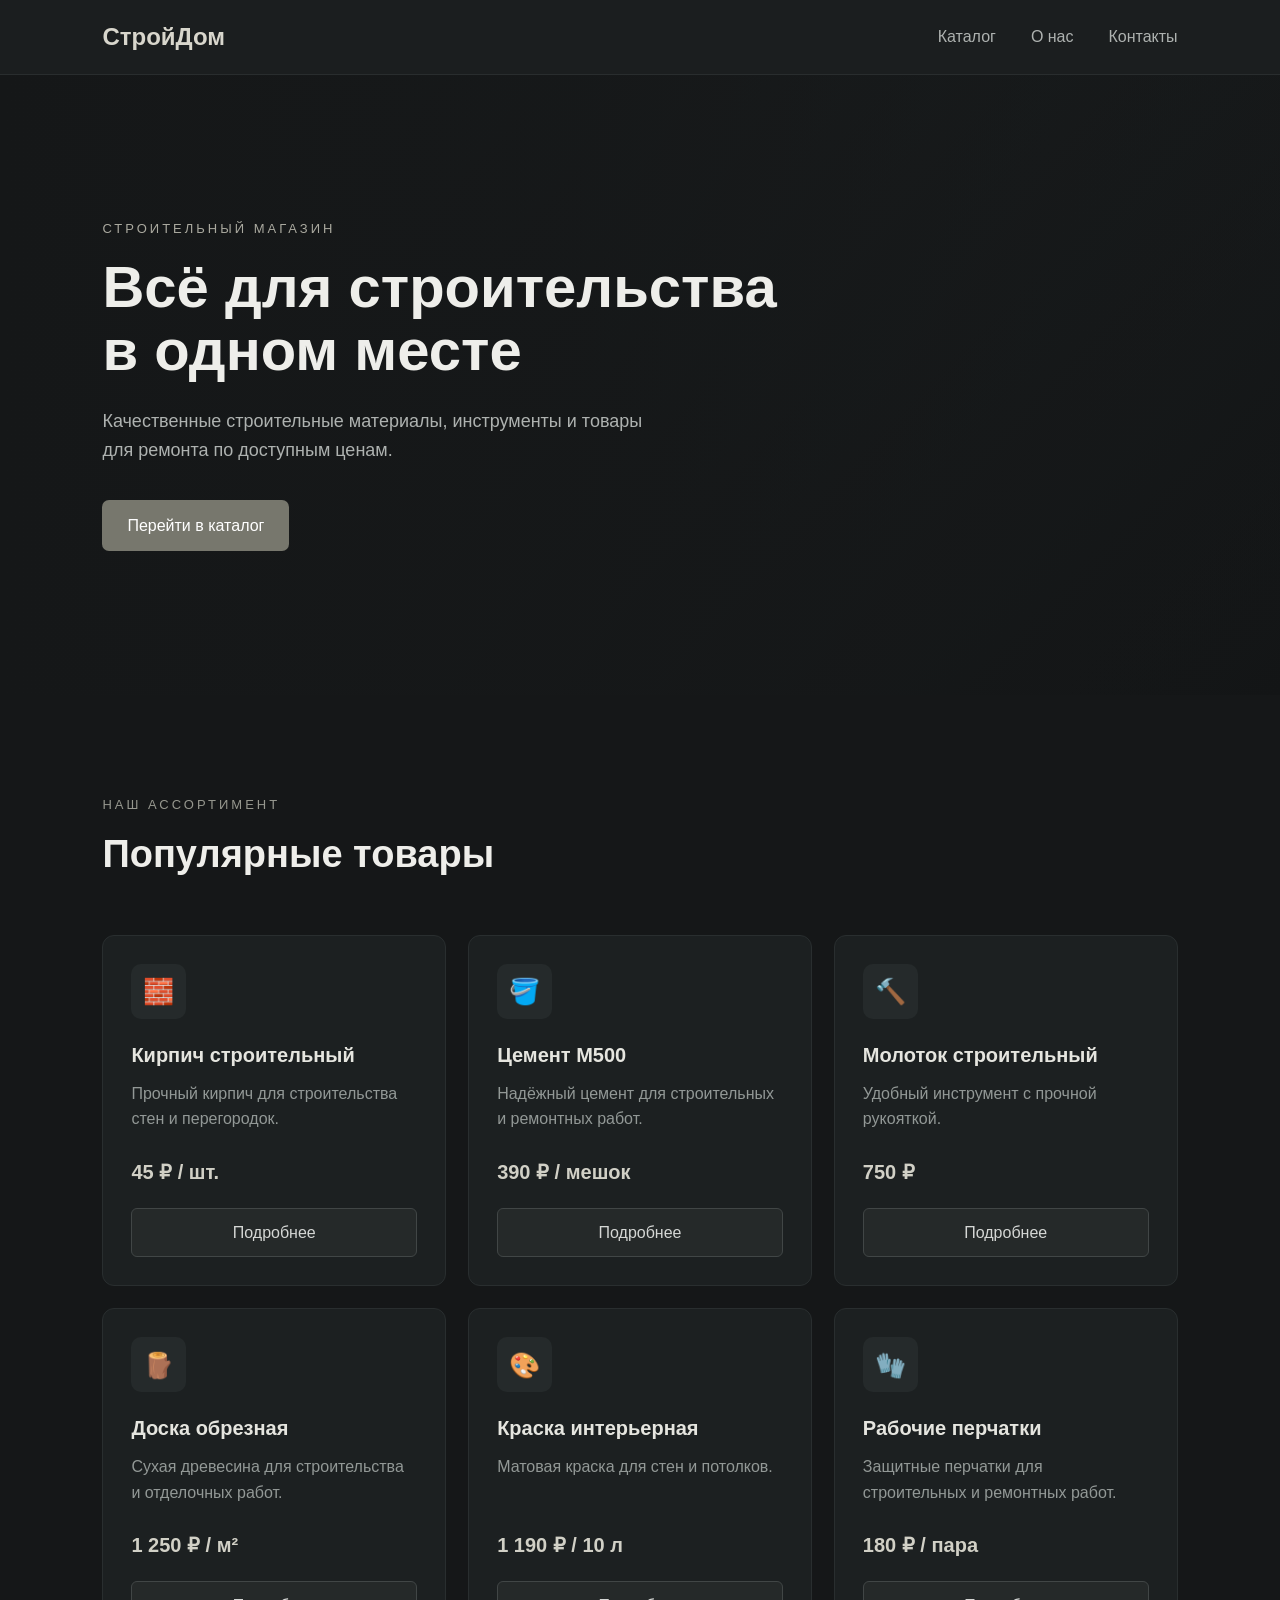
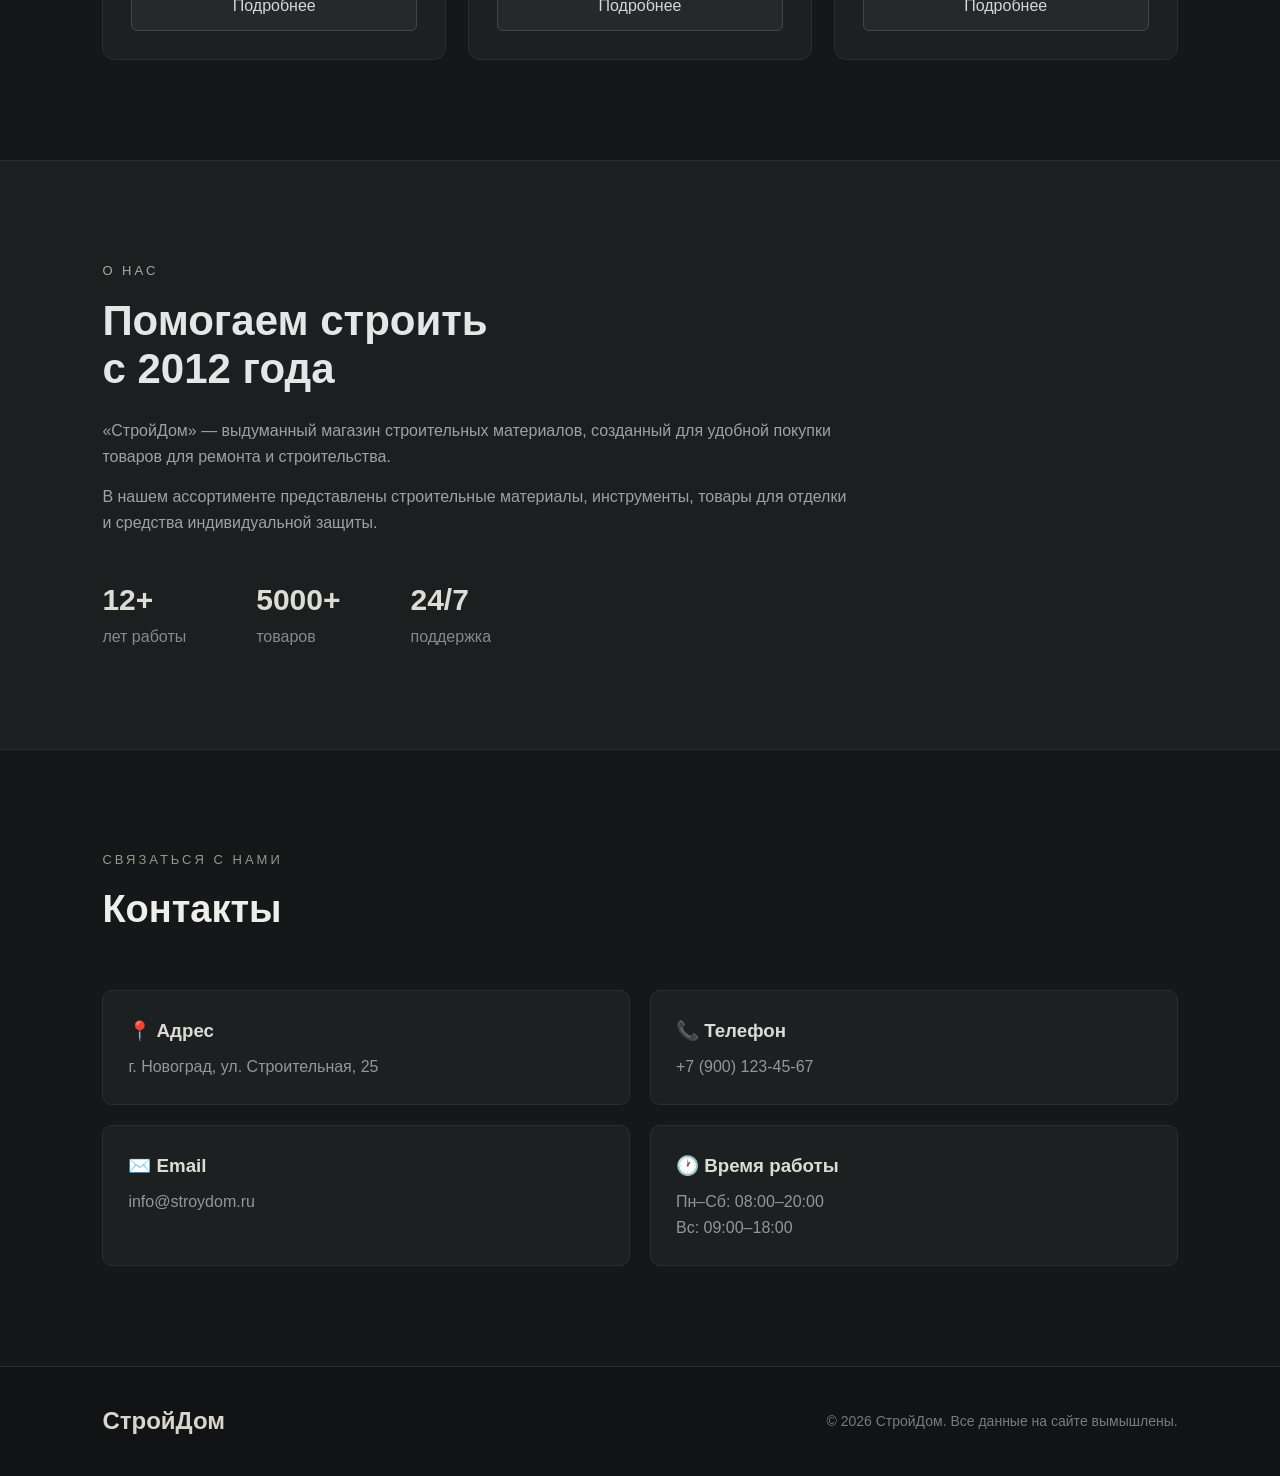
<file: index.html>
<!DOCTYPE html>
<html lang="ru">
<head>
    <meta charset="UTF-8">
    <meta name="viewport" content="width=device-width, initial-scale=1.0">
    <title>СтройДом — строительные материалы</title>
    <link rel="stylesheet" href="style.css">
</head>

<body>

    <header>
        <div class="logo">СтройДом</div>

        <nav>
            <a href="#catalog">Каталог</a>
            <a href="#about">О нас</a>
            <a href="#contacts">Контакты</a>
        </nav>
    </header>

    <main>

        <!-- Главный экран -->

        <section class="hero">

            <div class="hero-text">

                <p class="small-title">
                    СТРОИТЕЛЬНЫЙ МАГАЗИН
                </p>

                <h1>
                    Всё для строительства
                    <br>
                    в одном месте
                </h1>

                <p>
                    Качественные строительные материалы,
                    инструменты и товары для ремонта
                    по доступным ценам.
                </p>

                <a href="#catalog" class="button">
                    Перейти в каталог
                </a>

            </div>

        </section>


        <!-- Каталог -->

        <section id="catalog" class="catalog">

            <div class="section-title">

                <p>
                    НАШ АССОРТИМЕНТ
                </p>

                <h2>
                    Популярные товары
                </h2>

            </div>


            <div class="products">


                <!-- Кирпич -->

                <div class="product">

                    <div class="product-icon">
                        🧱
                    </div>

                    <h3>
                        Кирпич строительный
                    </h3>

                    <p>
                        Прочный кирпич для строительства
                        стен и перегородок.
                    </p>

                    <div class="price">
                        45 ₽ / шт.
                    </div>

                    <a href="brick.html" class="details">
                        Подробнее
                    </a>

                </div>


                <!-- Цемент -->

                <div class="product">

                    <div class="product-icon">
                        🪣
                    </div>

                    <h3>
                        Цемент М500
                    </h3>

                    <p>
                        Надёжный цемент для строительных
                        и ремонтных работ.
                    </p>

                    <div class="price">
                        390 ₽ / мешок
                    </div>

                    <a href="cement.html" class="details">
                        Подробнее
                    </a>

                </div>


                <!-- Молоток -->

                <div class="product">

                    <div class="product-icon">
                        🔨
                    </div>

                    <h3>
                        Молоток строительный
                    </h3>

                    <p>
                        Удобный инструмент с прочной
                        рукояткой.
                    </p>

                    <div class="price">
                        750 ₽
                    </div>

                    <a href="hammer.html" class="details">
                        Подробнее
                    </a>

                </div>


                <!-- Доска -->

                <div class="product">

                    <div class="product-icon">
                        🪵
                    </div>

                    <h3>
                        Доска обрезная
                    </h3>

                    <p>
                        Сухая древесина для строительства
                        и отделочных работ.
                    </p>

                    <div class="price">
                        1 250 ₽ / м²
                    </div>

                    <a href="board.html" class="details">
                        Подробнее
                    </a>

                </div>


                <!-- Краска -->

                <div class="product">

                    <div class="product-icon">
                        🎨
                    </div>

                    <h3>
                        Краска интерьерная
                    </h3>

                    <p>
                        Матовая краска для стен
                        и потолков.
                    </p>

                    <div class="price">
                        1 190 ₽ / 10 л
                    </div>

                    <a href="paint.html" class="details">
                        Подробнее
                    </a>

                </div>


                <!-- Перчатки -->

                <div class="product">

                    <div class="product-icon">
                        🧤
                    </div>

                    <h3>
                        Рабочие перчатки
                    </h3>

                    <p>
                        Защитные перчатки для строительных
                        и ремонтных работ.
                    </p>

                    <div class="price">
                        180 ₽ / пара
                    </div>

                    <a href="gloves.html" class="details">
                        Подробнее
                    </a>

                </div>

            </div>

        </section>


        <!-- О нас -->

        <section id="about" class="about">

            <div class="about-text">

                <p class="small-title">
                    О НАС
                </p>

                <h2>
                    Помогаем строить
                    <br>
                    с 2012 года
                </h2>

                <p>
                    «СтройДом» — выдуманный магазин
                    строительных материалов, созданный
                    для удобной покупки товаров для ремонта
                    и строительства.
                </p>

                <p>
                    В нашем ассортименте представлены
                    строительные материалы, инструменты,
                    товары для отделки и средства
                    индивидуальной защиты.
                </p>


                <div class="advantages">

                    <div>
                        <strong>12+</strong>
                        <span>лет работы</span>
                    </div>

                    <div>
                        <strong>5000+</strong>
                        <span>товаров</span>
                    </div>

                    <div>
                        <strong>24/7</strong>
                        <span>поддержка</span>
                    </div>

                </div>

            </div>

        </section>


        <!-- Контакты -->

        <section id="contacts" class="contacts">

            <div class="section-title">

                <p>
                    СВЯЗАТЬСЯ С НАМИ
                </p>

                <h2>
                    Контакты
                </h2>

            </div>


            <div class="contact-container">


                <div class="contact-card">

                    <h3>
                        📍 Адрес
                    </h3>

                    <p>
                        г. Новоград,
                        ул. Строительная, 25
                    </p>

                </div>


                <div class="contact-card">

                    <h3>
                        📞 Телефон
                    </h3>

                    <p>
                        +7 (900) 123-45-67
                    </p>

                </div>


                <div class="contact-card">

                    <h3>
                        ✉️ Email
                    </h3>

                    <p>
                        info@stroydom.ru
                    </p>

                </div>


                <div class="contact-card">

                    <h3>
                        🕐 Время работы
                    </h3>

                    <p>
                        Пн–Сб: 08:00–20:00
                        <br>
                        Вс: 09:00–18:00
                    </p>

                </div>

            </div>

        </section>

    </main>


    <!-- Подвал -->

    <footer>

        <div class="logo">
            СтройДом
        </div>

        <p>
            © 2026 СтройДом.
            Все данные на сайте вымышлены.
        </p>

    </footer>

</body>
</html>
</file>
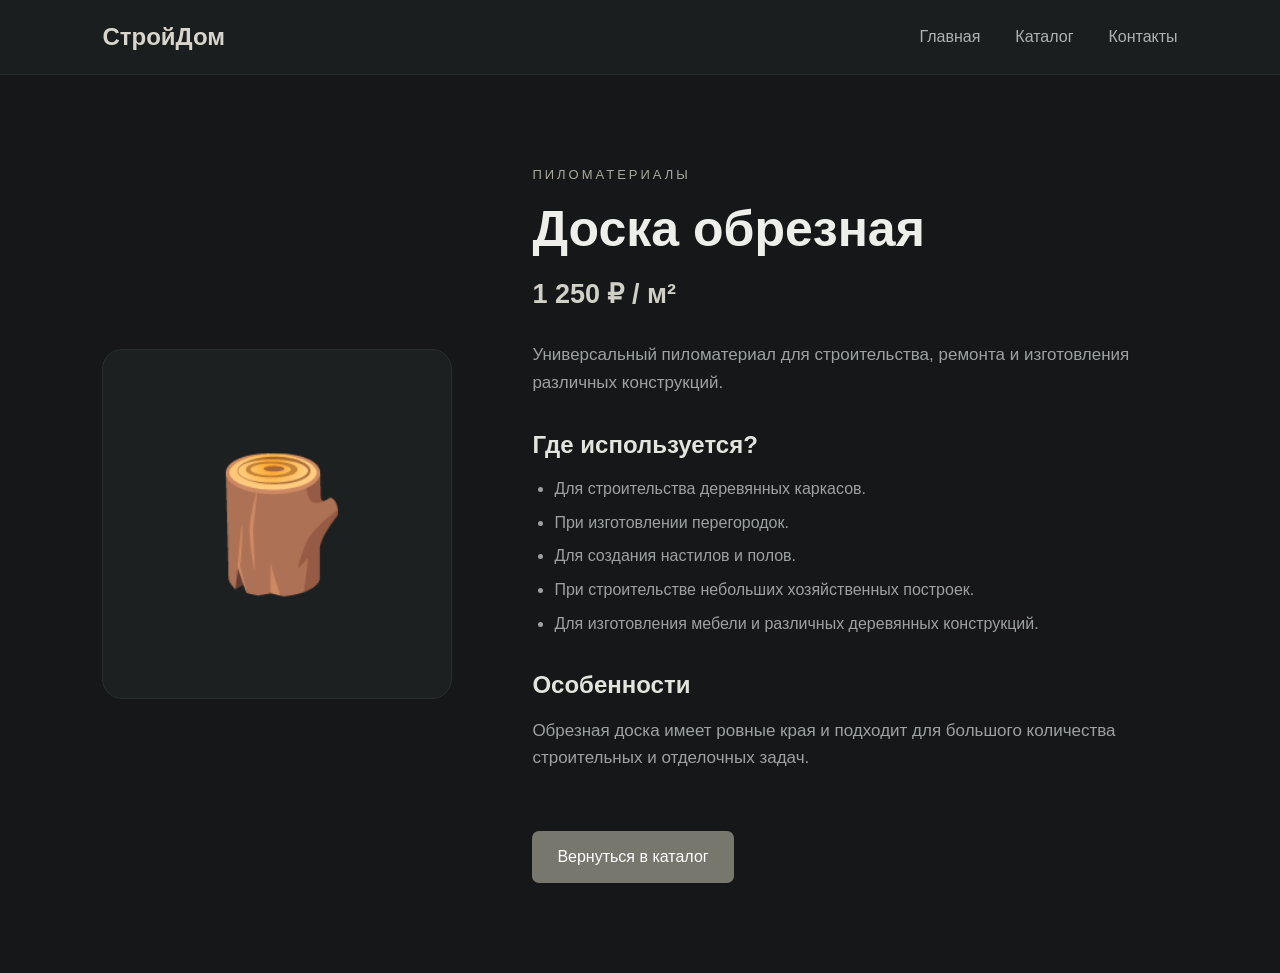
<file: board.html>
<!DOCTYPE html>
<html lang="ru">
<head>
    <meta charset="UTF-8">
    <meta name="viewport" content="width=device-width, initial-scale=1.0">
    <title>Доска обрезная — СтройДом</title>
    <link rel="stylesheet" href="style.css">
</head>

<body>

<header>
    <div class="logo">СтройДом</div>

    <nav>
        <a href="index.html">Главная</a>
        <a href="index.html#catalog">Каталог</a>
        <a href="index.html#contacts">Контакты</a>
    </nav>
</header>

<section class="product-page">

    <div class="product-big-icon">🪵</div>

    <div class="product-info">

        <p class="small-title">ПИЛОМАТЕРИАЛЫ</p>

        <h1>Доска обрезная</h1>

        <div class="big-price">1 250 ₽ / м²</div>

        <p>
            Универсальный пиломатериал для строительства,
            ремонта и изготовления различных конструкций.
        </p>

        <h2>Где используется?</h2>

        <ul>
            <li>Для строительства деревянных каркасов.</li>
            <li>При изготовлении перегородок.</li>
            <li>Для создания настилов и полов.</li>
            <li>При строительстве небольших хозяйственных построек.</li>
            <li>Для изготовления мебели и различных деревянных конструкций.</li>
        </ul>

        <h2>Особенности</h2>

        <p>
            Обрезная доска имеет ровные края и подходит для большого
            количества строительных и отделочных задач.
        </p>

        <a href="index.html#catalog" class="button">
            Вернуться в каталог
        </a>

    </div>

</section>

</body>
</html>
</file>
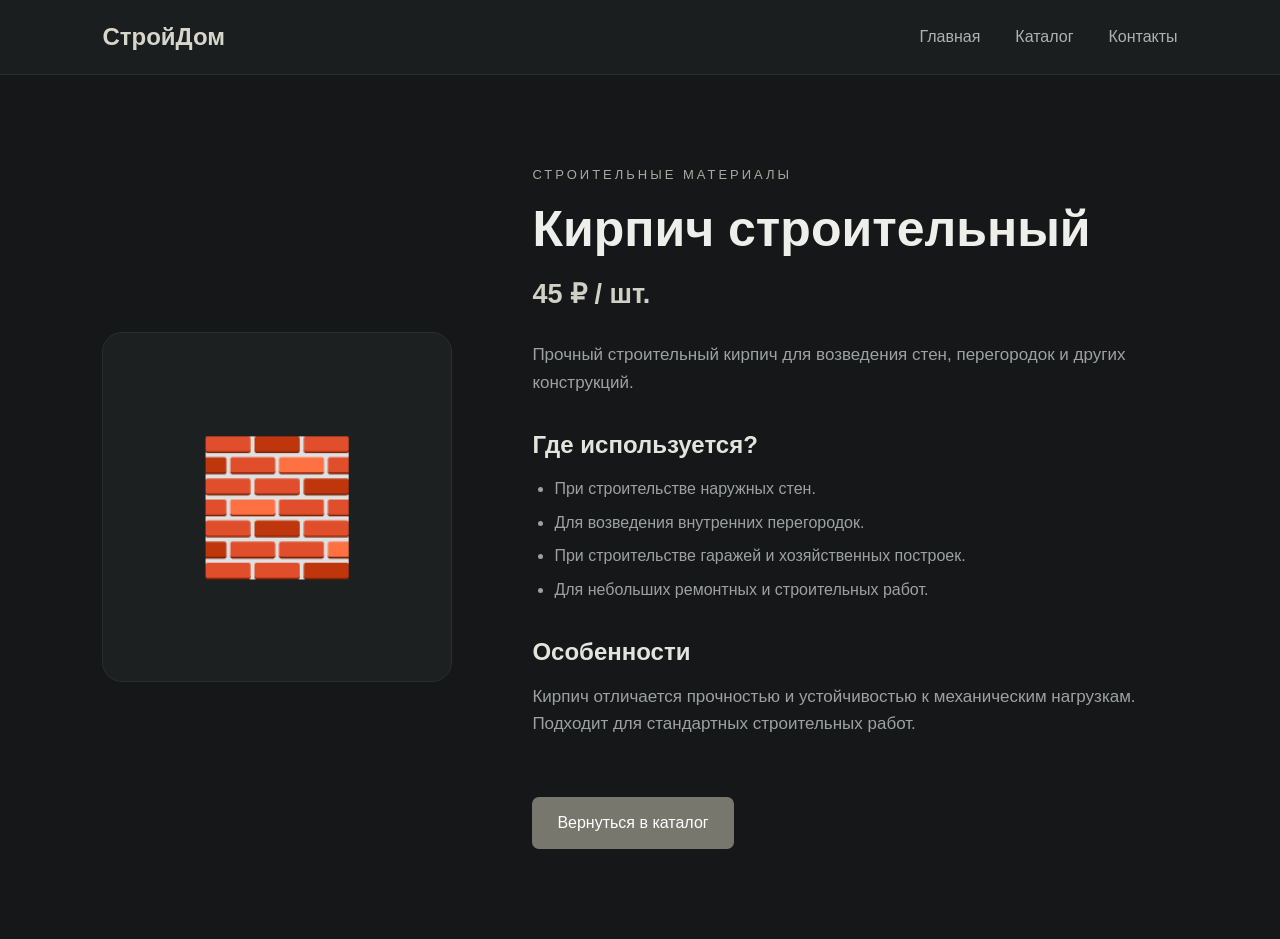
<file: brick.html>
<!DOCTYPE html>
<html lang="ru">
<head>
    <meta charset="UTF-8">
    <meta name="viewport" content="width=device-width, initial-scale=1.0">
    <title>Кирпич строительный — СтройДом</title>
    <link rel="stylesheet" href="style.css">
</head>

<body>

<header>
    <div class="logo">СтройДом</div>

    <nav>
        <a href="index.html">Главная</a>
        <a href="index.html#catalog">Каталог</a>
        <a href="index.html#contacts">Контакты</a>
    </nav>
</header>

<main>

<section class="product-page">

    <div class="product-big-icon">🧱</div>

    <div class="product-info">

        <p class="small-title">СТРОИТЕЛЬНЫЕ МАТЕРИАЛЫ</p>

        <h1>Кирпич строительный</h1>

        <div class="big-price">45 ₽ / шт.</div>

        <p>
            Прочный строительный кирпич для возведения стен,
            перегородок и других конструкций.
        </p>

        <h2>Где используется?</h2>

        <ul>
            <li>При строительстве наружных стен.</li>
            <li>Для возведения внутренних перегородок.</li>
            <li>При строительстве гаражей и хозяйственных построек.</li>
            <li>Для небольших ремонтных и строительных работ.</li>
        </ul>

        <h2>Особенности</h2>

        <p>
            Кирпич отличается прочностью и устойчивостью к механическим
            нагрузкам. Подходит для стандартных строительных работ.
        </p>

        <a href="index.html#catalog" class="button">Вернуться в каталог</a>

    </div>

</section>

</main>

</body>
</html>
</file>
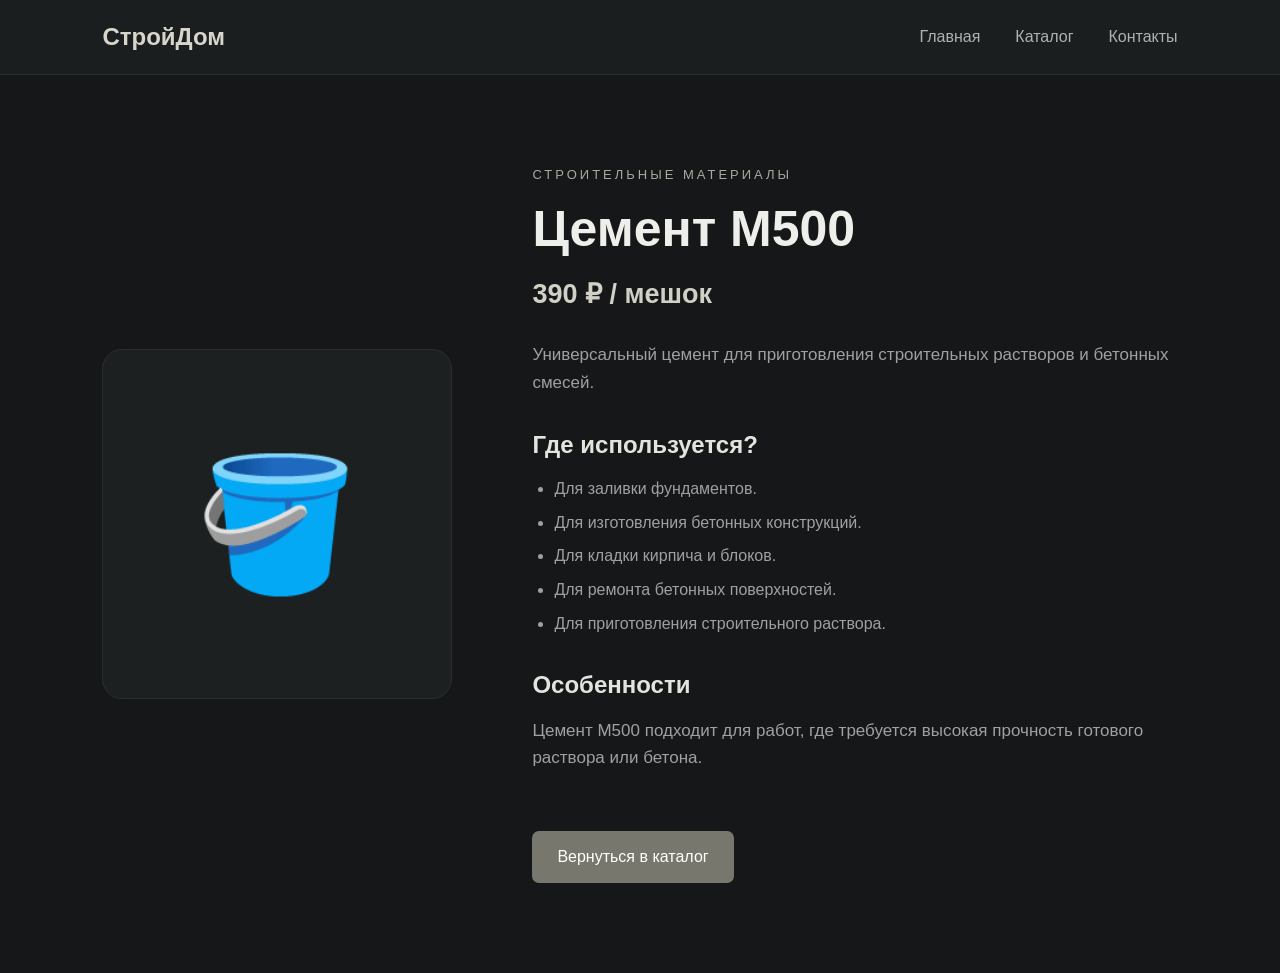
<file: cement.html>
<!DOCTYPE html>
<html lang="ru">
<head>
    <meta charset="UTF-8">
    <meta name="viewport" content="width=device-width, initial-scale=1.0">
    <title>Цемент М500 — СтройДом</title>
    <link rel="stylesheet" href="style.css">
</head>

<body>

<header>
    <div class="logo">СтройДом</div>

    <nav>
        <a href="index.html">Главная</a>
        <a href="index.html#catalog">Каталог</a>
        <a href="index.html#contacts">Контакты</a>
    </nav>
</header>

<section class="product-page">

    <div class="product-big-icon">🪣</div>

    <div class="product-info">

        <p class="small-title">СТРОИТЕЛЬНЫЕ МАТЕРИАЛЫ</p>

        <h1>Цемент М500</h1>

        <div class="big-price">390 ₽ / мешок</div>

        <p>
            Универсальный цемент для приготовления строительных растворов
            и бетонных смесей.
        </p>

        <h2>Где используется?</h2>

        <ul>
            <li>Для заливки фундаментов.</li>
            <li>Для изготовления бетонных конструкций.</li>
            <li>Для кладки кирпича и блоков.</li>
            <li>Для ремонта бетонных поверхностей.</li>
            <li>Для приготовления строительного раствора.</li>
        </ul>

        <h2>Особенности</h2>

        <p>
            Цемент М500 подходит для работ, где требуется высокая прочность
            готового раствора или бетона.
        </p>

        <a href="index.html#catalog" class="button">
            Вернуться в каталог
        </a>

    </div>

</section>

</body>
</html>
</file>
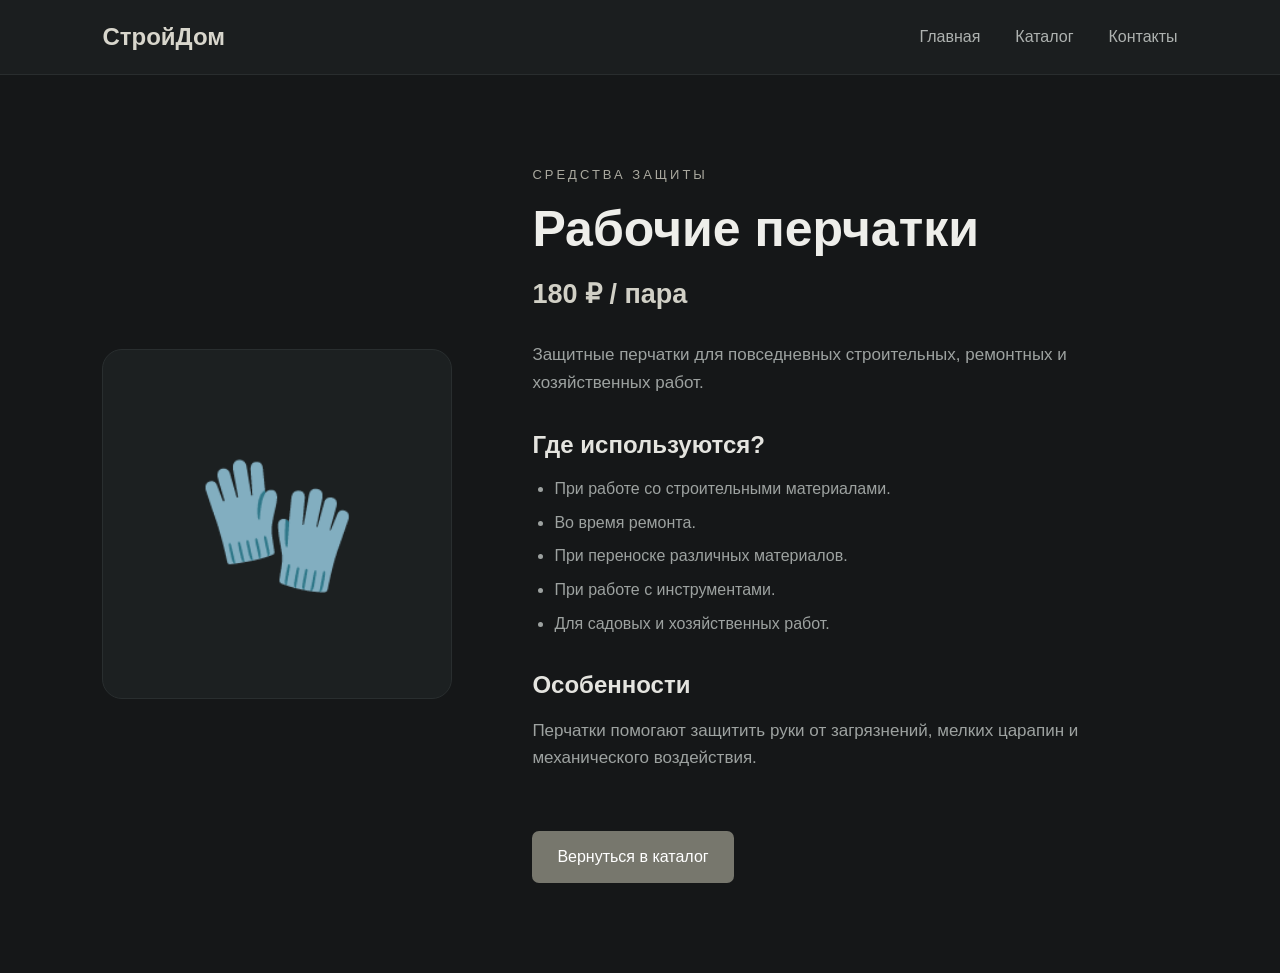
<file: gloves.html>
<!DOCTYPE html>
<html lang="ru">
<head>
    <meta charset="UTF-8">
    <meta name="viewport" content="width=device-width, initial-scale=1.0">
    <title>Рабочие перчатки — СтройДом</title>
    <link rel="stylesheet" href="style.css">
</head>

<body>

<header>
    <div class="logo">СтройДом</div>

    <nav>
        <a href="index.html">Главная</a>
        <a href="index.html#catalog">Каталог</a>
        <a href="index.html#contacts">Контакты</a>
    </nav>
</header>

<section class="product-page">

    <div class="product-big-icon">🧤</div>

    <div class="product-info">

        <p class="small-title">СРЕДСТВА ЗАЩИТЫ</p>

        <h1>Рабочие перчатки</h1>

        <div class="big-price">180 ₽ / пара</div>

        <p>
            Защитные перчатки для повседневных строительных,
            ремонтных и хозяйственных работ.
        </p>

        <h2>Где используются?</h2>

        <ul>
            <li>При работе со строительными материалами.</li>
            <li>Во время ремонта.</li>
            <li>При переноске различных материалов.</li>
            <li>При работе с инструментами.</li>
            <li>Для садовых и хозяйственных работ.</li>
        </ul>

        <h2>Особенности</h2>

        <p>
            Перчатки помогают защитить руки от загрязнений,
            мелких царапин и механического воздействия.
        </p>

        <a href="index.html#catalog" class="button">
            Вернуться в каталог
        </a>

    </div>

</section>

</body>
</html>
</file>
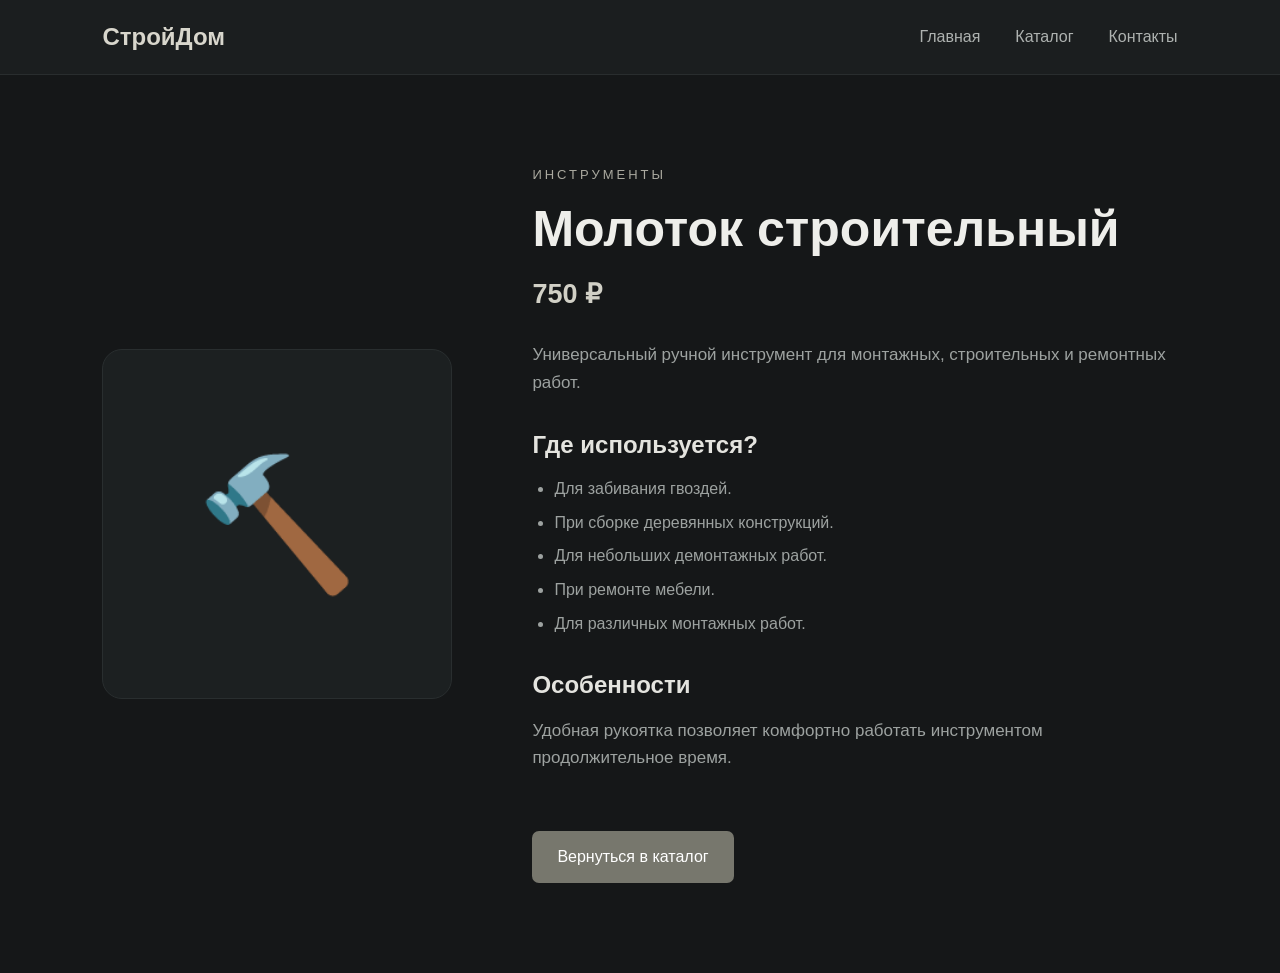
<file: hammer.html>
<!DOCTYPE html>
<html lang="ru">
<head>
    <meta charset="UTF-8">
    <meta name="viewport" content="width=device-width, initial-scale=1.0">
    <title>Молоток строительный — СтройДом</title>
    <link rel="stylesheet" href="style.css">
</head>

<body>

<header>
    <div class="logo">СтройДом</div>

    <nav>
        <a href="index.html">Главная</a>
        <a href="index.html#catalog">Каталог</a>
        <a href="index.html#contacts">Контакты</a>
    </nav>
</header>

<section class="product-page">

    <div class="product-big-icon">🔨</div>

    <div class="product-info">

        <p class="small-title">ИНСТРУМЕНТЫ</p>

        <h1>Молоток строительный</h1>

        <div class="big-price">750 ₽</div>

        <p>
            Универсальный ручной инструмент для монтажных,
            строительных и ремонтных работ.
        </p>

        <h2>Где используется?</h2>

        <ul>
            <li>Для забивания гвоздей.</li>
            <li>При сборке деревянных конструкций.</li>
            <li>Для небольших демонтажных работ.</li>
            <li>При ремонте мебели.</li>
            <li>Для различных монтажных работ.</li>
        </ul>

        <h2>Особенности</h2>

        <p>
            Удобная рукоятка позволяет комфортно работать инструментом
            продолжительное время.
        </p>

        <a href="index.html#catalog" class="button">
            Вернуться в каталог
        </a>

    </div>

</section>

</body>
</html>
</file>
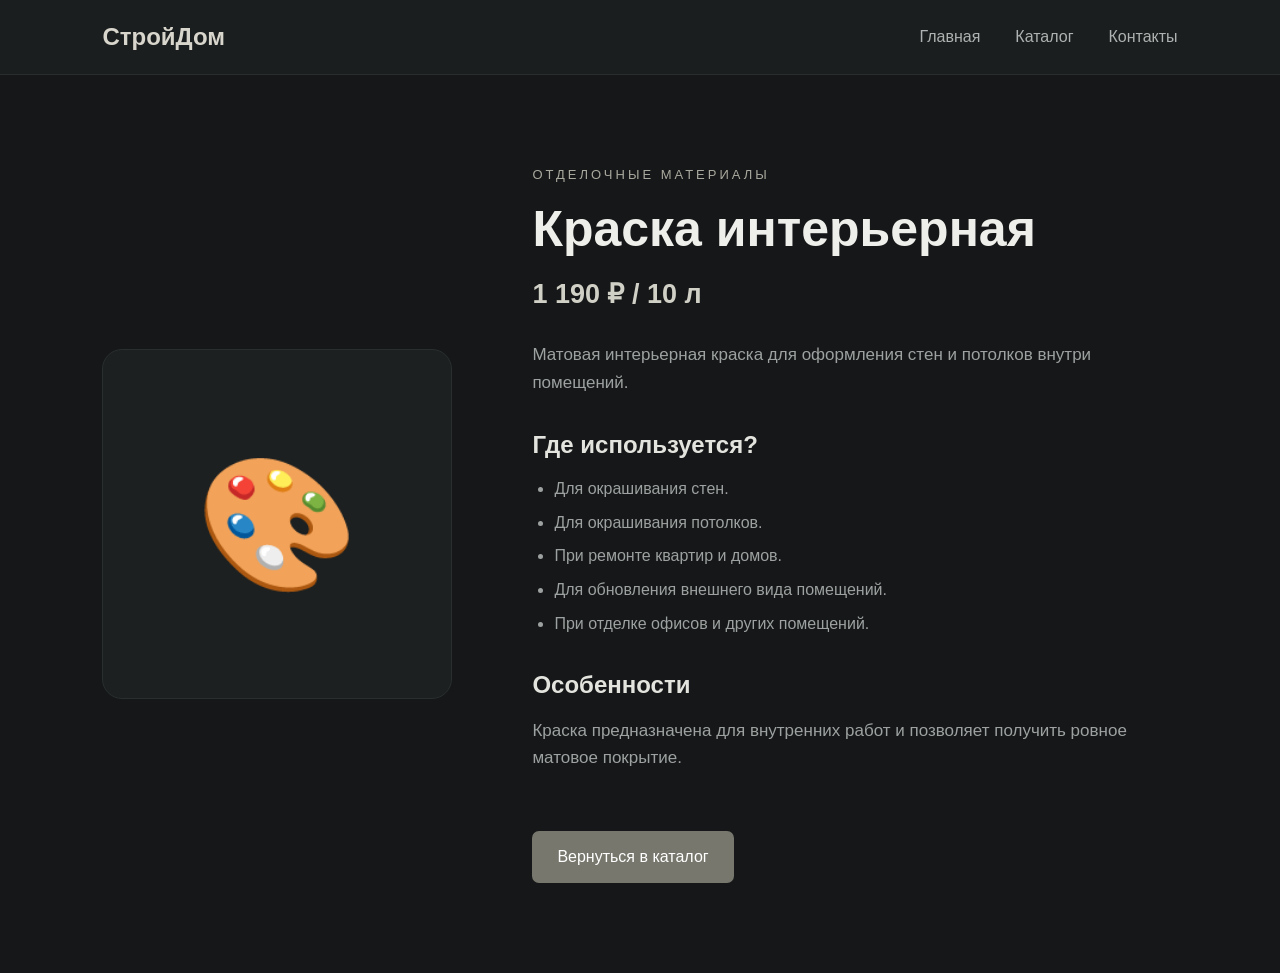
<file: paint.html>
<!DOCTYPE html>
<html lang="ru">
<head>
    <meta charset="UTF-8">
    <meta name="viewport" content="width=device-width, initial-scale=1.0">
    <title>Краска интерьерная — СтройДом</title>
    <link rel="stylesheet" href="style.css">
</head>

<body>

<header>
    <div class="logo">СтройДом</div>

    <nav>
        <a href="index.html">Главная</a>
        <a href="index.html#catalog">Каталог</a>
        <a href="index.html#contacts">Контакты</a>
    </nav>
</header>

<section class="product-page">

    <div class="product-big-icon">🎨</div>

    <div class="product-info">

        <p class="small-title">ОТДЕЛОЧНЫЕ МАТЕРИАЛЫ</p>

        <h1>Краска интерьерная</h1>

        <div class="big-price">1 190 ₽ / 10 л</div>

        <p>
            Матовая интерьерная краска для оформления стен и потолков
            внутри помещений.
        </p>

        <h2>Где используется?</h2>

        <ul>
            <li>Для окрашивания стен.</li>
            <li>Для окрашивания потолков.</li>
            <li>При ремонте квартир и домов.</li>
            <li>Для обновления внешнего вида помещений.</li>
            <li>При отделке офисов и других помещений.</li>
        </ul>

        <h2>Особенности</h2>

        <p>
            Краска предназначена для внутренних работ и позволяет получить
            ровное матовое покрытие.
        </p>

        <a href="index.html#catalog" class="button">
            Вернуться в каталог
        </a>

    </div>

</section>

</body>
</html>
</file>
<file: style.css>
* {
    margin: 0;
    padding: 0;
    box-sizing: border-box;
}

html {
    scroll-behavior: smooth;
}

body {
    font-family: Arial, sans-serif;
    background: #151718;
    color: #e5e7e6;
    line-height: 1.6;
}


/* =========================
   ШАПКА
========================= */

header {
    height: 75px;
    background: #1b1e1f;
    border-bottom: 1px solid #292d2e;

    display: flex;
    align-items: center;
    justify-content: space-between;

    padding: 0 8%;

    position: sticky;
    top: 0;
    z-index: 10;
}

.logo {
    font-size: 24px;
    font-weight: bold;
    color: #d8d6cc;
}

nav {
    display: flex;
    gap: 35px;
}

nav a {
    color: #aeb2b0;
    text-decoration: none;

    transition: 0.3s;
}

nav a:hover {
    color: #dedbd0;
}


/* =========================
   ГЛАВНЫЙ ЭКРАН
========================= */

.hero {
    min-height: 620px;

    display: flex;
    align-items: center;

    padding: 80px 8%;

    background:
        linear-gradient(
            90deg,
            #151718 0%,
            #151718dd 45%,
            #15171855 100%
        ),
        linear-gradient(
            135deg,
            #202526,
            #121415
        );
}

.hero-text {
    max-width: 700px;
}

.small-title {
    color: #aaa99f;

    font-size: 13px;
    letter-spacing: 3px;

    margin-bottom: 15px;
}

.hero h1 {
    font-size: 58px;
    line-height: 1.1;

    color: #eeeeea;

    margin-bottom: 25px;
}

.hero p:not(.small-title) {
    max-width: 550px;

    color: #aeb2b0;

    font-size: 18px;

    margin-bottom: 35px;
}


/* =========================
   КНОПКИ
========================= */

.button {
    display: inline-block;

    padding: 13px 25px;

    background: #77776d;
    color: #fff;

    text-decoration: none;

    border-radius: 7px;

    transition: 0.3s;
}

.button:hover {
    background: #8d8d82;

    transform: translateY(-2px);
}


/* =========================
   КАТАЛОГ
========================= */

.catalog {
    padding: 100px 8%;
}

.section-title {
    margin-bottom: 50px;
}

.section-title p {
    color: #96978e;

    font-size: 13px;
    letter-spacing: 3px;
}

.section-title h2 {
    font-size: 38px;

    color: #eeeeea;

    margin-top: 8px;
}


/* =========================
   КАРТОЧКИ ТОВАРОВ
========================= */

.products {
    display: grid;

    grid-template-columns:
        repeat(3, 1fr);

    gap: 22px;
}

.product {
    background: #1c2021;

    border: 1px solid #292e2f;

    border-radius: 12px;

    padding: 28px;

    transition: 0.3s;
}

.product:hover {
    transform: translateY(-5px);

    border-color: #555851;
}

.product-icon {
    width: 55px;
    height: 55px;

    display: flex;
    align-items: center;
    justify-content: center;

    background: #252a2b;

    border-radius: 10px;

    font-size: 25px;

    margin-bottom: 20px;
}

.product h3 {
    color: #e5e5df;

    font-size: 20px;

    margin-bottom: 10px;
}

.product p {
    color: #929896;

    min-height: 55px;
}

.price {
    color: #d1d0c6;

    font-size: 20px;
    font-weight: bold;

    margin: 20px 0;
}


/* =========================
   КНОПКА "ПОДРОБНЕЕ"
========================= */

.details {
    display: block;

    width: 100%;

    padding: 11px;

    text-align: center;

    border: 1px solid #414646;

    border-radius: 6px;

    background: #252929;

    color: #d5d7d5;

    text-decoration: none;

    transition: 0.3s;
}

.details:hover {
    background: #323737;

    border-color: #555b5b;
}


/* =========================
   О НАС
========================= */

.about {
    padding: 100px 8%;

    background: #1b1f20;

    border-top: 1px solid #292d2e;
    border-bottom: 1px solid #292d2e;
}

.about-text {
    max-width: 750px;
}

.about h2 {
    font-size: 42px;

    line-height: 1.15;

    margin: 10px 0 25px;
}

.about-text > p:not(.small-title) {
    color: #9da2a0;

    margin-bottom: 15px;
}


/* =========================
   ПРЕИМУЩЕСТВА
========================= */

.advantages {
    display: flex;

    gap: 70px;

    margin-top: 40px;
}

.advantages div {
    display: flex;

    flex-direction: column;
}

.advantages strong {
    font-size: 30px;

    color: #deddd5;
}

.advantages span {
    color: #858b88;
}


/* =========================
   КОНТАКТЫ
========================= */

.contacts {
    padding: 100px 8%;
}

.contact-container {
    display: grid;

    grid-template-columns:
        repeat(2, 1fr);

    gap: 20px;
}

.contact-card {
    background: #1c2021;

    border: 1px solid #292e2f;

    padding: 25px;

    border-radius: 10px;

    transition: 0.3s;
}

.contact-card:hover {
    border-color: #444a4a;

    transform: translateY(-3px);
}

.contact-card h3 {
    color: #dddcd4;

    margin-bottom: 8px;
}

.contact-card p {
    color: #929896;
}


/* =========================
   ПОДВАЛ
========================= */

footer {
    padding: 35px 8%;

    background: #111314;

    border-top: 1px solid #292d2e;

    display: flex;

    justify-content: space-between;
    align-items: center;
}

footer p {
    color: #777d7b;

    font-size: 14px;
}


/* =========================
   СТРАНИЦА ТОВАРА
========================= */

.product-page {
    min-height:
        calc(100vh - 75px);

    padding: 90px 8%;

    display: grid;

    grid-template-columns:
        350px 1fr;

    gap: 80px;

    align-items: center;
}

.product-big-icon {
    height: 350px;

    display: flex;

    align-items: center;
    justify-content: center;

    background: #1c2021;

    border: 1px solid #292e2f;

    border-radius: 20px;

    font-size: 130px;
}

.product-info {
    max-width: 700px;
}

.product-info h1 {
    font-size: 50px;

    line-height: 1.15;

    margin-bottom: 15px;

    color: #eeeeea;
}

.big-price {
    font-size: 27px;

    font-weight: bold;

    color: #d1d0c6;

    margin-bottom: 25px;
}

.product-info > p:not(.small-title) {
    color: #9da2a0;

    font-size: 17px;

    margin-bottom: 30px;
}

.product-info h2 {
    color: #e4e4df;

    margin-top: 30px;

    margin-bottom: 12px;
}

.product-info ul {
    padding-left: 22px;

    color: #9da2a0;
}

.product-info li {
    margin-bottom: 8px;
}

.product-info .button {
    margin-top: 30px;
}


/* =========================
   АДАПТАЦИЯ ПОД ПЛАНШЕТ
========================= */

@media (max-width: 900px) {

    .products {
        grid-template-columns:
            repeat(2, 1fr);
    }

    .hero h1 {
        font-size: 45px;
    }

    .product-page {
        grid-template-columns:
            280px 1fr;

        gap: 40px;
    }

    .product-big-icon {
        height: 280px;

        font-size: 100px;
    }

    .product-info h1 {
        font-size: 40px;
    }
}


/* =========================
   АДАПТАЦИЯ ПОД ТЕЛЕФОН
========================= */

@media (max-width: 600px) {

    header {
        padding: 0 5%;
    }

    nav {
        gap: 15px;
    }

    nav a {
        font-size: 13px;
    }


    .hero {
        padding: 70px 5%;
    }

    .hero h1 {
        font-size: 38px;
    }


    .catalog,
    .about,
    .contacts {
        padding: 70px 5%;
    }


    .products {
        grid-template-columns: 1fr;
    }


    .contact-container {
        grid-template-columns: 1fr;
    }


    .advantages {
        gap: 30px;

        flex-wrap: wrap;
    }


    footer {
        flex-direction: column;

        gap: 15px;

        text-align: center;
    }


    /* Страница товара */

    .product-page {
        grid-template-columns: 1fr;

        gap: 40px;

        padding: 60px 5%;
    }

    .product-big-icon {
        height: 250px;

        font-size: 90px;
    }

    .product-info h1 {
        font-size: 38px;
    }

    .big-price {
        font-size: 24px;
    }
}
</file>
